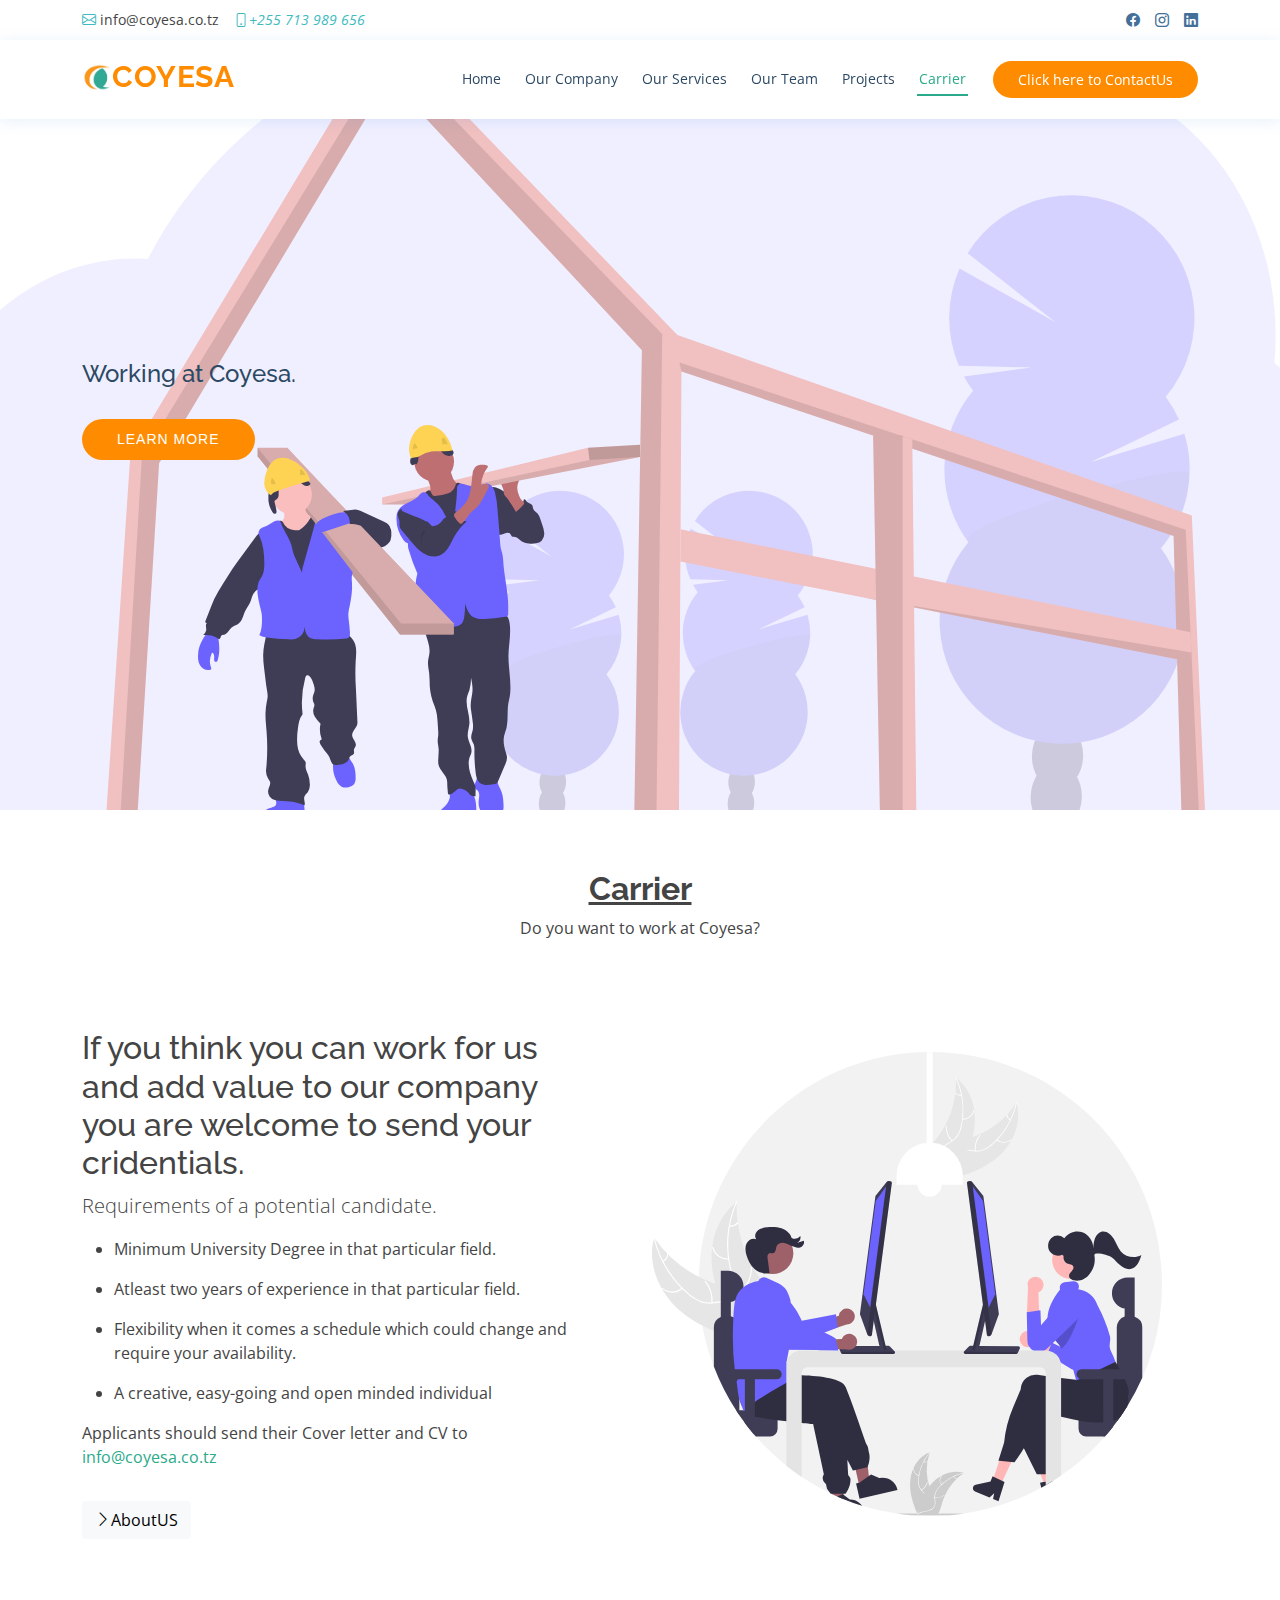
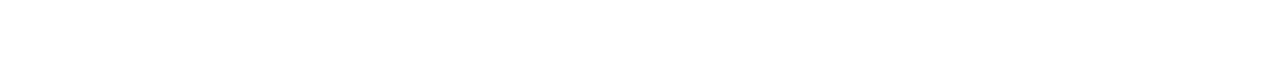
<file: carrier.html>
<!DOCTYPE html>
<html lang="en">

<head>
    <meta charset="UTF-8">
    <meta http-equiv="X-UA-Compatible" content="IE=edge">
    <meta name="viewport" content="width=device-width, initial-scale=1.0">
         <!--Favaicon-->
  <link rel="shortcut icon" type="image/ico" href="img/favicon.ico">  <title>Coyesa-Carrier Page</title>


    <!-- Google Fonts -->
    <link
        href="https://fonts.googleapis.com/css?family=Open+Sans:300,300i,400,400i,600,600i,700,700i|Raleway:300,300i,400,400i,500,500i,600,600i,700,700i|Poppins:300,300i,400,400i,500,500i,600,600i,700,700i"
        rel="stylesheet">

    <!-- Vendor CSS Files -->
    <link href="vendor/animate.css/animate.min.css" rel="stylesheet">
    <link href="vendor/bootstrap/css/bootstrap.min.css" rel="stylesheet">
    <link href="vendor/bootstrap-icons/bootstrap-icons.css" rel="stylesheet">
    <link href="vendor/boxicons/css/boxicons.min.css" rel="stylesheet">
    <link href="vendor/fontawesome-free/css/all.min.css" rel="stylesheet">
    <link href="vendor/glightbox/css/glightbox.min.css" rel="stylesheet">
    <link href="vendor/remixicon/remixicon.css" rel="stylesheet">
    <link href="vendor/swiper/swiper-bundle.min.css" rel="stylesheet">

    <!-- Template Main CSS File -->
    <link href="css/style.css" rel="stylesheet">

</head>

<body>
<!--TOP BAR-->
<div id="topbar" class="d-flex align-items-center fixed-top">

    <div class="container d-flex justify-content-between">

      <div class="contact-info d-flex align-item-center">
        <i class="bi bi-envelope"></i><a href="coyesa:contact@example.com">info@coyesa.co.tz</a>
        <i class="bi bi-phone">+255 713 989 656</i>
      </div>

      <div class="d-none d-lg-flex social-links align-items-center">
        <a href="#" class="facebook"><i class="bi bi-facebook"></i></a>
        <a href="#" class="instagram"><i class="bi bi-instagram"></i></a>
        <a href="#" class="Linkedln"><i class="bi bi-linkedin"></i></a>
      </div>

    </div>

  </div>


  <!--HEADER-->
  <header id="header" class="fixed-top">
    <div class="container d-flex align-items-center">
      <h1 class="logo me-auto"><a href="index.html"> <span class="logo">
            <img src="img/coyesalogo.JPG" class="img-fluid"
              style="width: 30px; margin: -3px 0px 0px 0px;">COYESA</a></span></h1>

      <nav id="navbar" class="navbar order-last order-lg-0">
        <ul>
          <li><a href="/index.html" class="nav-link scrollto ">Home</a></li>
          <li><a href="/index.html#ourcompany" class="nav-link scrollto ">Our Company</a></li>
          <li><a href="/index.html#ourservices" class="nav-link scrollto">Our Services</a></li>
          <li><a href="/index.html#ourteam" class="nav-link scrollto">Our Team</a></li>
          <li><a href="./projects.html" class="nav-link ">Projects</a></li>
          <li><a href="./carrier.html" class="nav-link active ">Carrier</a></li>
        </ul>
        <i class="bi bi-list mobile-nav-toggle"></i>

      </nav>
      <a href="/index.html#contact" class="contactus-btn scrollto"><span class="d-none d-md-inline">
          Click here to
        </span>ContactUs</a>
    </div>
  </header>
  <!--END HEADER-->

    <main>
        <!--SHOW CASE-->

        <section id="home" class="d-flex align-items-center">
            <div class="container">
                <h2>Working at Coyesa. <br>
                    <a href="#carrier" class="btn-get-started scrollto">Learn More</a>
            </div>
        </section>


        <!--END HOME SECTION-->
        <!--INTRODUCTION PART-->
        <section id="carrier" class="carrier">

            <div class="container ">
                <div class="row">
                    <div class="col-md-12">
                        <div class="section-header">
                            <h2 class="text-center  fw-bold text-decoration-underline">Carrier</h2>
                            <p class="text-center">Do you want to work at Coyesa?</p>
                        </div>
                    </div>
                </div>
            </div>


            <section class="p-5">
                <div class="container">
                    <div class="row align-items-center justify-content-between">

                        <div class="col-md">

                            <h2>If you think you can work for us and add value to our company you are welcome to send your cridentials.</h2>
                            <p class="lead">Requirements of a potential candidate. </p>

                            <ul>
                                <li>
                                    <p>Minimum University Degree in that particular field. </p>
                                </li>
                                <li>
                                    <p>Atleast two years of experience in that particular field. </p>
                                </li>
                                <li>
                                    <p>Flexibility when it comes a schedule which could change and require your
                                        availability. </p>
                                </li>

                                <li>
                                    <p>A creative, easy-going and open minded individual </p>
                                </li>
                            </ul>


                            <p>
                                Applicants should send their Cover letter and CV to <a href=""
                                    class="">info@coyesa.co.tz</a></p>
                            <a href="/index.html" class="btn btn-light mt-3">
                                <i class="bi bi-chevron-right"></i>AboutUS
                            </a>

                        </div>
                        <div class="col-md p-5">

                            <img src="/img/working.svg" alt="" class="img-fluid">
                        </div>
                    </div>
                </div>
            </section>



                  

            

    </main>




    <!-- Vendor JS Files -->
    <script src="vendor/bootstrap/js/bootstrap.bundle.min.js"></script>
    <script src="vendor/glightbox/js/glightbox.min.js"></script>
    <script src="vendor/php-email-form/validate.js"></script>
    <script src="vendor/purecounter/purecounter.js"></script>
    <script src="vendor/swiper/swiper-bundle.min.js"></script>

    <!-- Template Main JS File -->
    <script src="js/main.js"></script>

</body>

</html>
</file>
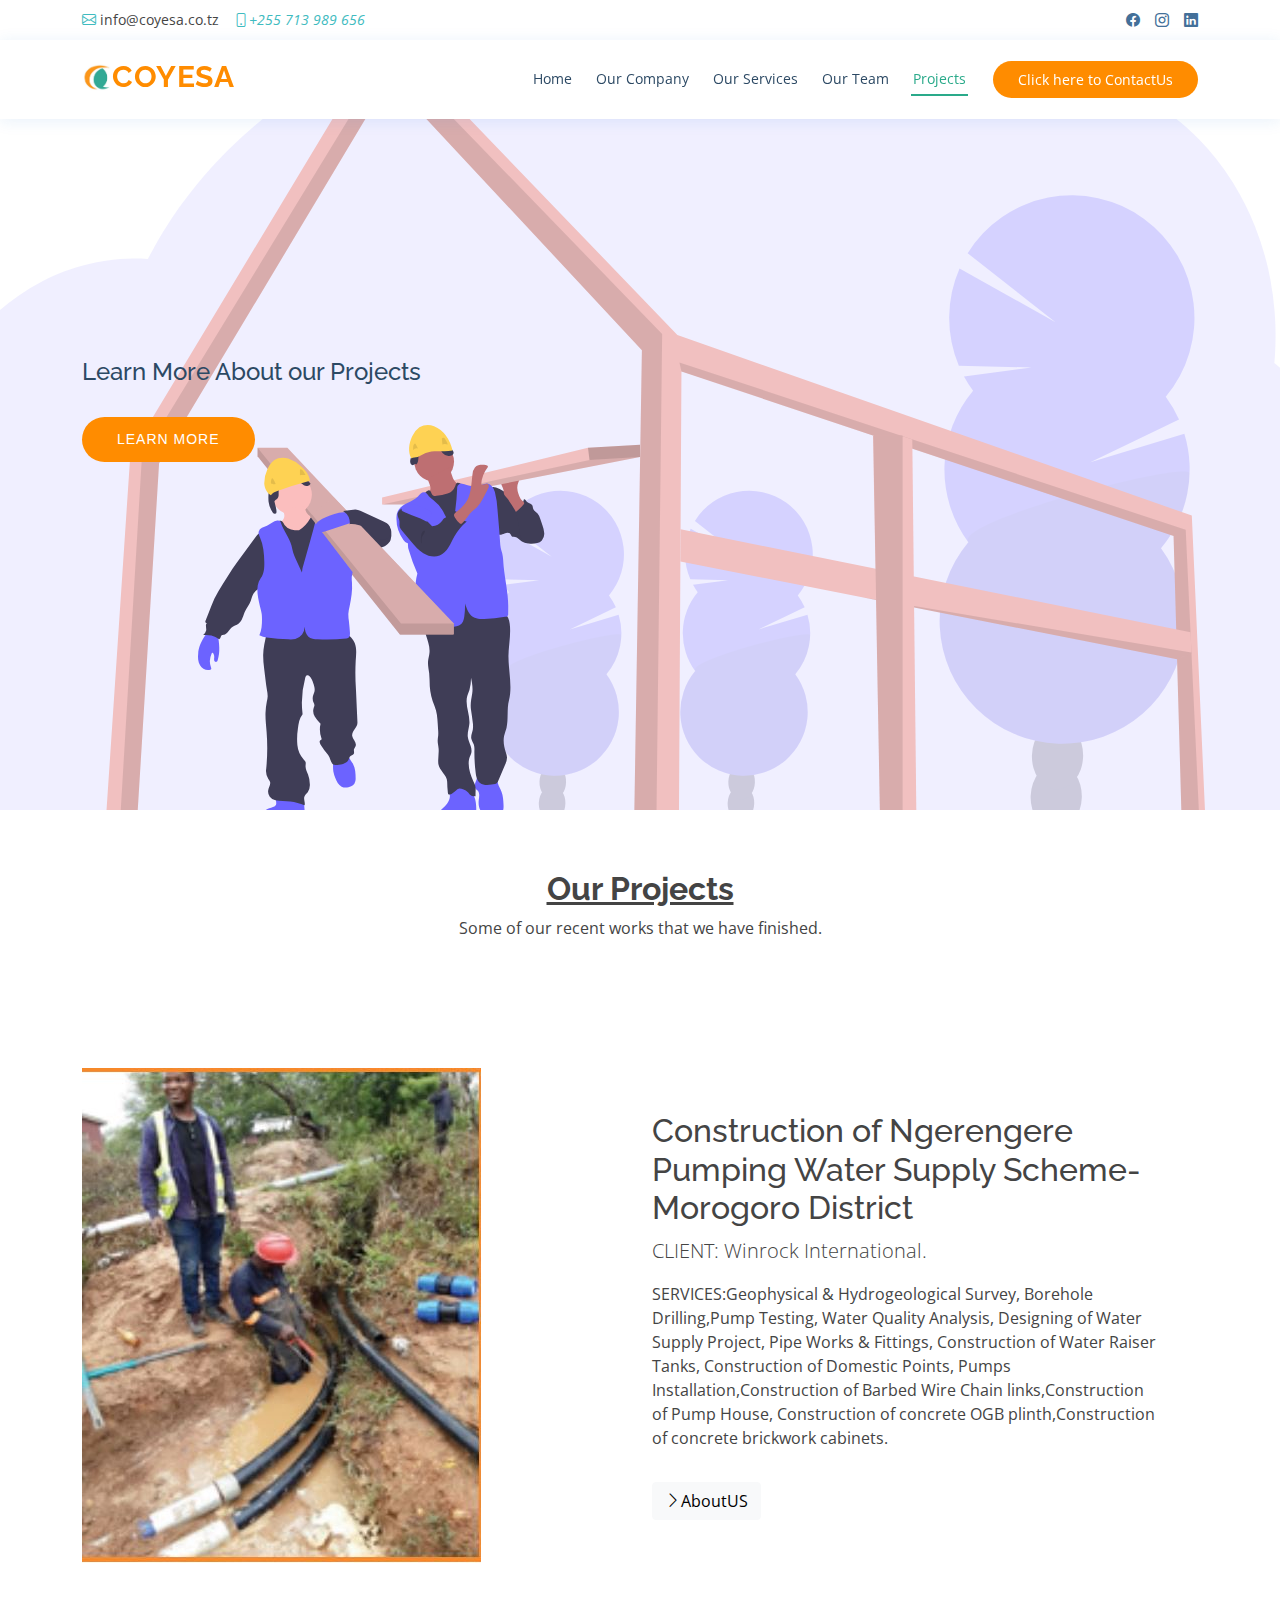
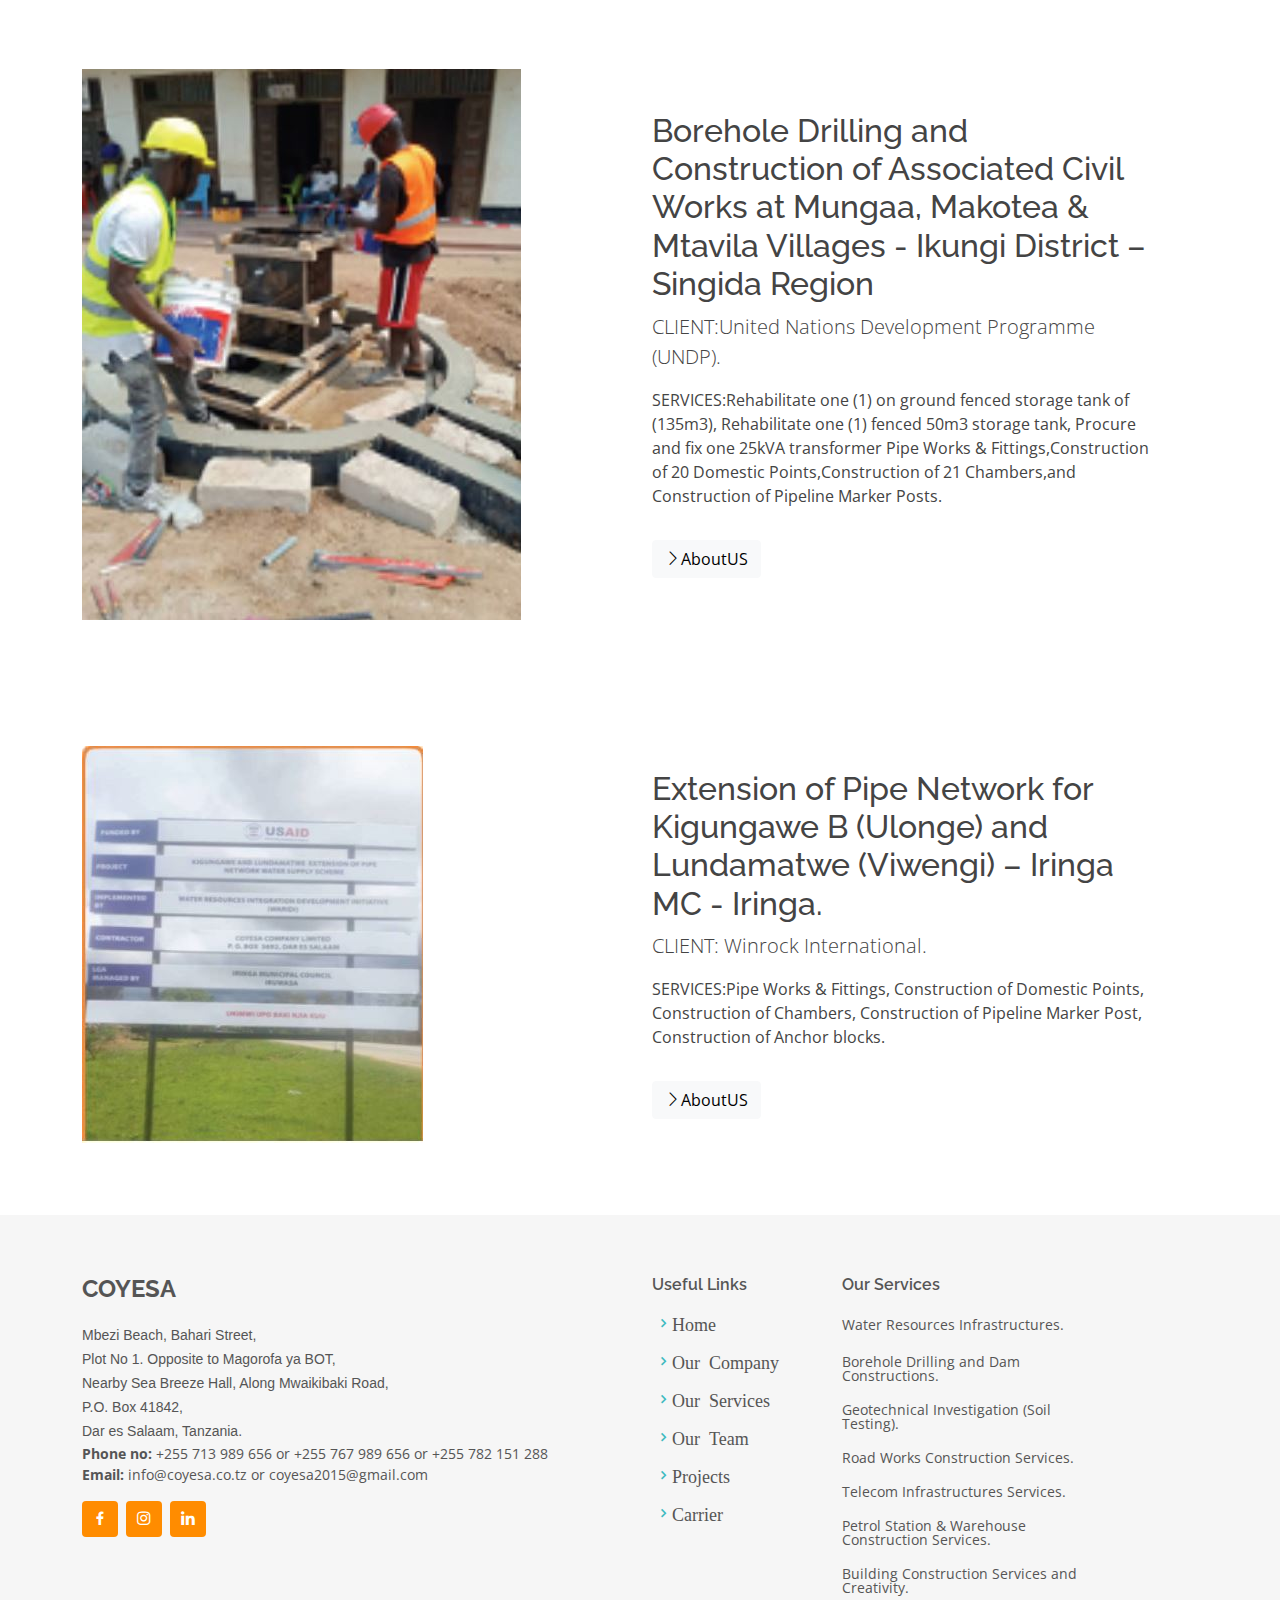
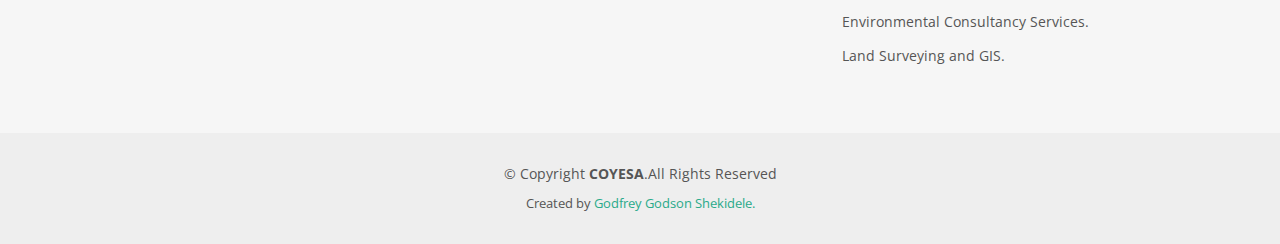
<file: projects.html>
<!DOCTYPE html>
<html lang="en">

<head>
    <meta charset="UTF-8">
    <meta http-equiv="X-UA-Compatible" content="IE=edge">
    <meta name="viewport" content="width=device-width, initial-scale=1.0">
     <!--Favaicon-->
  <link rel="shortcut icon" type="image/ico" href="img/favicon.ico">  <title>Coyesa-Projects Page</title>

  
    <meta content="width=device-width, initial-scale=1.0" name="viewport">

    <title>Coyesa-One Company Many Solution</title>

    <!-- Google Fonts -->
    <link
        href="https://fonts.googleapis.com/css?family=Open+Sans:300,300i,400,400i,600,600i,700,700i|Raleway:300,300i,400,400i,500,500i,600,600i,700,700i|Poppins:300,300i,400,400i,500,500i,600,600i,700,700i"
        rel="stylesheet">

    <!-- Vendor CSS Files -->
    <link href="vendor/animate.css/animate.min.css" rel="stylesheet">
    <link href="vendor/bootstrap/css/bootstrap.min.css" rel="stylesheet">
    <link href="vendor/bootstrap-icons/bootstrap-icons.css" rel="stylesheet">
    <link href="vendor/boxicons/css/boxicons.min.css" rel="stylesheet">
    <link href="vendor/fontawesome-free/css/all.min.css" rel="stylesheet">
    <link href="vendor/glightbox/css/glightbox.min.css" rel="stylesheet">
    <link href="vendor/remixicon/remixicon.css" rel="stylesheet">
    <link href="vendor/swiper/swiper-bundle.min.css" rel="stylesheet">

    <!-- Template Main CSS File -->
    <link href="css/style.css" rel="stylesheet">
</head>

<body>

<!--TOP BAR-->
<div id="topbar" class="d-flex align-items-center fixed-top">

    <div class="container d-flex justify-content-between">

      <div class="contact-info d-flex align-item-center">
        <i class="bi bi-envelope"></i><a href="coyesa:contact@example.com">info@coyesa.co.tz</a>
        <i class="bi bi-phone">+255 713 989 656</i>
      </div>

      <div class="d-none d-lg-flex social-links align-items-center">
        <a href="#" class="facebook"><i class="bi bi-facebook"></i></a>
        <a href="#" class="instagram"><i class="bi bi-instagram"></i></a>
        <a href="#" class="Linkedln"><i class="bi bi-linkedin"></i></a>
      </div>

    </div>

  </div>


  <!--HEADER-->
  <header id="header" class="fixed-top">
    <div class="container d-flex align-items-center">
      <h1 class="logo me-auto"><a href="index.html"> <span class="logo">
            <img src="img/coyesalogo.JPG" class="img-fluid"
              style="width: 30px; margin: -3px 0px 0px 0px;">COYESA</a></span></h1>

      <nav id="navbar" class="navbar order-last order-lg-0">
        <ul>
          <li><a href="./index.html" class="nav-link scrollto ">Home</a></li>
          <li><a href="./index.html#ourcompany" class="nav-link scrollto ">Our Company</a></li>
          <li><a href="./index.html#ourservices" class="nav-link scrollto">Our Services</a></li>
          <li><a href="./index.html#ourteam" class="nav-link scrollto">Our Team</a></li>
          <li><a href="./index.html./projects.html" class="nav-link active">Projects</a></li>
        </ul>
        <i class="bi bi-list mobile-nav-toggle"></i>

      </nav>
      <a href="/index.html#contact" class="contactus-btn scrollto"><span class="d-none d-md-inline">
          Click here to
        </span>ContactUs</a>
    </div>
  </header>
  <!--END HEADER-->


    <main>

         <!--HOME SECTION-->
  <section id="home" class="d-flex align-items-center">
    <div class="container">
      <h2>Learn More About our Projects <br></h2>
      <a href="#projects" class="btn-get-started scrollto">Learn More</a>
    </div>
  </section>

  <!--END HOME SECTION-->
        <!--INTRODUCTION PART-->
        <section id="projects" class="projects">

            <div class="container ">
                <div class="row">
                    <div class="col-md-12">
                        <div class="section-header">
                            <h2 class="text-center  fw-bold text-decoration-underline">Our Projects</h2>
                            <p class="text-center">Some of our recent works that we have finished.</p>
                        </div>
                    </div>
                </div>
            </div>

        </section>
        <!--END INTRODUCTION PART-->

        <!--Projects Section-->
        <section id="learn" class="p-5">
            <div class="container">
                <div class="row align-items-center justify-content-between">

                    <div class="col-md">
                        <img src="/img/project1.JPG" alt="" class="img-fluid">
                    </div>
                    <div class="col-md p-5">
                        <h2>Construction of Ngerengere Pumping Water Supply Scheme-Morogoro District</h2>
                        <p class="lead">CLIENT: Winrock International. </p>


                        <p>SERVICES:Geophysical & Hydrogeological Survey, Borehole Drilling,Pump Testing, Water Quality
                            Analysis, Designing of Water Supply Project, Pipe Works & Fittings, Construction of Water
                            Raiser Tanks, Construction of Domestic Points, Pumps Installation,Construction of Barbed
                            Wire Chain links,Construction of Pump House, Construction of concrete OGB
                            plinth,Construction of concrete brickwork cabinets.
                        </p>
                        <a href="/index.html" class="btn btn-light mt-3">
                            <i class="bi bi-chevron-right"></i>AboutUS
                        </a>
                    </div>
                </div>
            </div>
        </section>

        <section id="learn" class="p-5">
            <div class="container">
                <div class="row align-items-center justify-content-between">

                    <div class="col-md">
                        <img src="/img/project2.JPG" alt="" class="img-fluid">
                    </div>
                    <div class="col-md p-5">
                        <h2>Borehole Drilling and Construction of Associated Civil Works at Mungaa, Makotea & Mtavila
                            Villages - Ikungi District – Singida Region</h2>
                        <p class="lead">CLIENT:United Nations Development Programme (UNDP). </p>


                        <p>SERVICES:Rehabilitate one (1) on ground fenced storage tank of (135m3), Rehabilitate one (1)
                            fenced 50m3 storage tank, Procure and fix one 25kVA transformer Pipe Works &
                            Fittings,Construction of 20 Domestic Points,Construction of 21 Chambers,and Construction of
                            Pipeline Marker Posts.
                        </p>
                        <a href="/index.html" class="btn btn-light mt-3">
                            <i class="bi bi-chevron-right"></i>AboutUS
                        </a>
                    </div>
                </div>
            </div>
        </section>

        <section id="learn" class="p-5">
            <div class="container">
                <div class="row align-items-center justify-content-between">

                    <div class="col-md">
                        <img src="/img/project3.JPG" alt="" class="img-fluid">
                    </div>
                    <div class="col-md p-5">
                        <h2>Extension of Pipe Network for Kigungawe B (Ulonge) and Lundamatwe (Viwengi) – Iringa MC -
                            Iringa.</h2>
                        <p class="lead">CLIENT: Winrock International. </p>
                        <p>SERVICES:Pipe Works & Fittings, Construction of Domestic Points, Construction of Chambers,
                            Construction of Pipeline Marker Post, Construction of Anchor blocks.
                        </p>
                        <a href="/index.html" class="btn btn-light mt-3">
                            <i class="bi bi-chevron-right"></i>AboutUS
                        </a>
                    </div>
                </div>
            </div>
        </section>


     <!--FOOTER SECTION-->
    <footer id="footer">
        <div class="footer-top">
          <div class="container">
            <div class="row">
              <div class="col-lg-3 col-lg-6">
                <div class="footer-info">
                  <h3>COYESA</h3>
                  <p>Mbezi Beach, Bahari Street,</p>
                  <p>Plot No 1. Opposite to Magorofa ya BOT,</p>
                  <p>Nearby Sea Breeze Hall, Along Mwaikibaki Road,</p>
                  <p>P.O. Box 41842,</p>
                  <p> Dar es Salaam, Tanzania.</p>
                  <strong>Phone no: </strong>+255 713 989 656 or +255 767 989 656 or +255 782 151 288
                  <br>
                  <strong>Email: </strong>info@coyesa.co.tz or coyesa2015@gmail.com <br>
                  </P>
  
                  <div class="social-links mt-3">
                    <a href="#"><i class="bx bxl-facebook"></i></a>
                    <a href="#"><i class="bx bxl-instagram"></i></a>
                    <a href="#"><i class="bx bxl-linkedin"></i></a>
                  </div>
                </div>
              </div>
  
              <div class="col-lg-2 col-md-6 footer-links">
                <h4>Useful Links</h4>
                <ul>
                  <li><i class="bx bx-chevron-right"><a href="./index.html">Home</a></i></li>
                  <li><i class="bx bx-chevron-right"><a href="./index.html#ourcompany">Our Company</a></i></li>
                  <li><i class="bx bx-chevron-right"><a href="./index.html#ourservices">Our Services</a></i></li>
                  <li><i class="bx bx-chevron-right"><a href="./index.html#ourteam">Our Team</a></i></li>
                  <li><i class="bx bx-chevron-right"><a href="/projects.html">Projects</a></i></li>

                  <li><i class="bx bx-chevron-right"><a href="/carrier.html">Carrier</a></i></li>
                </ul>
              </div>
  
              <div class="col-lg-3 col-md-6 footer-links">
                <h4>Our Services</h4>
                <ul>
                  <li><a href=""></a>Water Resources Infrastructures.</a> </li>
                  <li><a href="">Borehole Drilling and Dam Constructions.</a> </li>
                  <li><a href="">Geotechnical Investigation (Soil Testing).</a> </li>
                  <li><a href="">Road Works Construction Services.</a> </li>
                  <li><a href="">Telecom Infrastructures Services.</a> </li>
                  <li><a href="">Petrol Station & Warehouse Construction Services.</a> </li>
                  <li><a href="">Building Construction Services and Creativity.</a> </li>
                  <li><a href="">Environmental Consultancy Services.</a> </li>
                  <li><a href="">Land Surveying and GIS.</a> </li>
                </ul>
              </div>
            </div>
          </div>
        </div>
        <div class="container">
          <div class="copyright">
            &copy; Copyright <strong><span>COYESA</span></strong>.All Rights Reserved
          </div>
          <div class="credits">
            Created by <a href="">Godfrey Godson Shekidele.</a>
          </div>
        </div>
      </footer>
  
      <!--PRELOADER-->
      <div class="preloader">
        <a href="#" class="back-to-top d-flex align-items-center justify-content-center">
          <i class="bi bi-arrow-up-short"></i>
        </a>
      </div>


    </main>







    <!-- Vendor JS Files -->
    <script src="vendor/bootstrap/js/bootstrap.bundle.min.js"></script>
    <script src="vendor/glightbox/js/glightbox.min.js"></script>
    <script src="vendor/php-email-form/validate.js"></script>
    <script src="vendor/purecounter/purecounter.js"></script>
    <script src="vendor/swiper/swiper-bundle.min.js"></script>

    <!-- Template Main JS File -->
    <script src="js/main.js"></script>

</body>

</html>
</file>
<file: css/style.css>
/*----GLOBAL STYLE-----*/

body{
    font-family: "Open Sans", "san-serif";
    color: #444444;
}

a{
    color: #2AAA8A;
    text-decoration: none;
}

a:hover{
    color: #2AAA8A;
    text-decoration: none;
}

h1,h2,h3,h4,h5,h6{
    font-family: "Raleway", sans-serif;
}



/*----TOP BAR----*/
#topbar{
    background: #fff;
    height: 40px;
    font-size: 14px;
    transition:all 0.5s;
    z-index: 996;
}
#topbar .topbar-scrolled{
    top: -40px;
}

#topbar .contact-info a{
    line-height: 1;
    color: #444444;
    transition: 0.3s;
}

#topbar .contact-info a:hover{
    color: #3fbbc0;
}

#topbar .contact-info i{
    color: #3fbbc0;
    padding-right: 4px;
    margin-left: 15px;
    line-height: 0;

}

#topbar .contact-info i:first-child{
    margin-left: 0;
}

#topbar .social-links a{
    color: #437099;
    padding-left: 15px;
    display: inline-block;
    line-height: 1px;
    transition: 0.3s;
}

#topbar .social-links a:hover{
    color: #1977cc;
}

#topbar .social-links a:first-child{
    border-left: 0;
}

/******HEADER*****/
#header{
    background: #fff;
    transition: all 0.5s;
    z-index: 997;
    padding: 15px 0;
    top: 40px;
    box-shadow: 0px 2px 15px rgba(25, 119, 204, 0.1);

}

#header.header-scrolled{
    top: 0;
}

#header .logo{
    font-size: 30px;
    margin: 0;
    padding: 0;
    line-height: 1px;
    font-weight: 700;
    letter-spacing: 0.5px;
    font-family: "Poppin" sans-serif;
}

#header .logo a{
    color: #FF8C00;

}

#header .logo a img{
    max-height: 40px;
}


/*****NAVBAR*****/
.navbar{
    padding: 0;
}

.navbar ul{
    margin: 0;
    padding: 0;
    display: flex;
    list-style: none;
    align-items: center;
}

.navbar li{
    position: relative;
}

.navbar > ul > li{
    position: relative;
    white-space: nowrap;
    padding: 8px 0 8px 20px;
}

.navbar a, .navbar a:focus{
    display: flex;
    align-items: center;
    justify-content: space-between;
    font-size: 14px;
    color: #2c4964;
    white-space: nowrap;
    transition: 0.3s;
    border-bottom: 2px solid #fff;
    padding: 5px 2px;
}

.navbar a i, .navbar a:focus i{
    font-size: 12px;
    line-height: 0;
    margin-left: 5px;
}

.navbar a:hover, .navbar .active, .navbar .active:focus, .navbar li:hover > a{
    color: #2AAA8A;
    border-color: #2AAA8A;
}


/***CONTACTUS BUTTON***/

.contactus-btn{
    margin-left: 25px;
    background: #FF8C00;
    color: #fff;
    border-radius: 50px;
    padding: 8px 25px;
    white-space: nowrap;
    transition: 0.3s;
    font-size: 14px;
    display: inline-block;
}

.contactus-btn:hover{
    background: #2AAA8A;
    color: #fff;
}

@media (max-width: 768px){
    .contactus-btn{
        margin: 0 15px 0 0;
        padding: 6px 18px;
    }
}

/******MOBILE NAVIGATION*****/

.mobile-nav-toggle{
    color: #FF8C00;
    font-size: 28px;
    cursor: pointer;
    display: none;
    line-height: 0;
    transition: 0.5s;
}

.mobile-nav-toggle .bi-x{
    color: #fff;
}

@media (max-width: 991px){
    .mobile-nav-toggle{
        display: block;
    }
    .navbar ul{
        display: none;
    }
}

.navbar-mobile{
    position: fixed;
    overflow: hidden;
    top: 0;
    left: 0;
    bottom: 0;
    right: 0;
    background: rgba(95, 86, 45, 0.9);
    transition: 0.3s;
    z-index: 999;
}

.navbar-mobile .mobile-nav-toggle{
    position: absolute;
    top: 15px;
    right: 15px;
}

.navbar-mobile ul{
    display: block;
    position: absolute;
    top: 55px;
    right: 15px;
    bottom: 15px;
    left: 15px;
    padding: 10px 0;
    background: #fff;
    overflow-y: auto;
    transition: 0.3s;
}

.navbar-mobile >ul >li{
    padding: 0;
}

.navbar-mobile a{
    padding: 10px 20px;
    font-size: 15px;
    color: #2c4964;
    border: none;
}

.navbar-mobile a:hover, .navbar-mobile .active, .navbar-mobile li:hover > a{
    color: #2AAA8A;
}

.navbar-mobile .getstarted{
    margin: 15px;
}

/*******GLOBAL SECTION******/
section{
    padding: 60px 0;
    overflow: hidden;
}
.section-bg{

    background-color: #f1f7fd;


}
.section-title{
    text-align: center;
    padding-bottom: 30px;

}

.section-title h2{
    font-size: 32px;
    font-weight: bold;
    margin-bottom: 20px;
    padding-bottom: 20px;
    position: relative;
    color: #2c4964;

}

.section-title h2::before{
    content: "";
    position: absolute;
    display: block;
    width: 120px;
    height: 1px;
    background: #ddd;
    bottom: 1px;
    left: calc(50%-60px);


}

.section-title h2::after{

    content: "";
    position: absolute;
    display: block;
    width: 40px;
    height: 3px;
    background: #2AAA8A;
    bottom: 0;
    left: calc(50% - 20px);

}

.section-title p{
    margin-bottom: 0;
}

/******HOME SECTION******/
#home{
    width: 100%;
    height: 90vh;
    background: url("../img/construction.svg") top center;
    background-size: cover;
    background-position: center;
}


#home .container{
    position: relative;
}

#home h1{
    margin: 0;
    font-size: 48px;
    font-weight: 700;
    line-height: 56px;
    text-transform: uppercase;
    color: #2c4964;
}

#home h2{
    color: #2c4964;
    margin: 10px 0 0 0;
    font-size: 24px;

}

#home .btn-get-started{
    font-family: sans-serif, "Raleway";
    text-transform: uppercase;
    font-weight: 500;
    font-size: 14px;
    letter-spacing: 1px;
    display: inline-block;
    padding: 12px 35px;
    margin-top: 30px;
    border-radius: 50px;
    transition: 0.5s;
    color: #fff;
    background: #FF8C00;
}

#home .btn-get-started:hover{
    background: #2AAA8A;
}

@media(min-width: 1024px){
    #home{
        background-attachment: fixed;
    }
    
}

@media(max-width: 992px){
    #home{
        margin-bottom: 0;
        height: 100vh;

    }
    #home .container{
        padding-bottom: 63px;

    }

    #home h1{
        font-size: 28px;
        line-height: 36px;
    }

    #home h2{

        font-size: 18px;
        line-height: 24px;
        margin-bottom: 30px;

    }
    
}

@media(max-width: 600px){

    #home{
        height: 110vh;

    }

}


/*****FEATURED VALUES OF THE COMPANY*****/

.features-services .icon-box{
    padding: 30px;
    position: relative;
    overflow: hidden;
    background: #fff;
    box-shadow: 0 0 29px 0 rgba(68, 88, 144, 0.12);
    transition: all 0.3s ease-in-out;
    border-radius: 8px;
    z-index: 1;
}

.features-services .icon-box::before{
    content: "";
    position: absolute;
    background: #d9f1f2;
    right: 0;
    left: 0;
    bottom: 0;
    top: 100%;
    transition: all 0.3s;
    z-index: -1;
}

.features-services .icon-box:hover::before{
    background: #2AAA8A;
    top: 0;
    border-radius: 0px;
}

.features-services .icon{
    margin-bottom: 15px;

}

.features-services .icon i{
    font-size: 48px;
    line-height: 1;
    color: #FF8C00;
    transition: all 0.3s ease-in-out;
}

.features-services .title{
    font-weight: 700;
    margin-bottom: 15px;
    font-size: 18px;
}


.features-services .title a{
    color: #111;

}

.features-services .description{
    font-size: 15px;
    line-height: 28px;
    margin-bottom: 0;

}

.features-services .icon-box:hover .title a, .features-services .icon-box:hover .description{

    color: #fff;

}

.features-services .icon-box:hover .icon i{

    color: #fff;

}

/******ABOUT OUR COMPANY******/
.ourcompany .icon-boxes h4{
    font-size: 18px;
    color: #4b7dab;
    margin-bottom: 15px;
}

.ourcompany .icon-boxes h3{
    font-size: 28px;
    font-weight: 700;
    color: #2c4964;
    margin-bottom: 15x;
}

.ourcompany .icon-box{
    margin-top: 40px;
}

.ourcompany .icon-box .icon{
    float: left;
    display: flex;
    align-items: center;
    justify-content: center;
    width: 64px;
    height: 64px;
    border: 2px solid #ffc400fa;
    border-radius: 50px;
    transition: 0.5s;
}

.ourcompany .icon-box .icon i{
    color: #ffc400fa;
    font-size: 32px;
}

.ourcompany .icon-box:hover .icon{
    background: #FF8C00;
    background-color: #FF8C00;
}

.ourcompany .icon-box:hover .icon i{
    color: #fff;
}

.ourcompany .icon-box .title{
    margin-left: 85px;
    font-weight: 700;
    margin-bottom: 10px;
    font-size: 18px;
}
.ourcompany .icon-box .title a{
    color: #343a40;
    transition: 0.3s;

}

.ourcompany .icon-box .title a:hover{
    color: #1977cc;
}

.ourcompany .icon-box .description{
    margin-left: 85px;
    line-height: 24px;
    font-size: 14px;
}

.ourcompany .video-box{
    background: url("../img/banner3.JPG") center center no-repeat;
    background-size: cover;
    min-height: 500px;
}


/****COUNTS******/

.counts{
    padding-bottom: 30px;
}

.counts .count-box{
    box-shadow: -10px -5px 40px 0 rgba(0, 0, 0, 0.1);
    padding: 30px;
    width: 100%;
}

.counts .count-box i{
    display: block;
    font-size: 30px;
    color: #FF8C00;
    float: left;
}

.counts .count-box span{
    font-size: 42px;
    line-height: 24px;
    display: block;
    font-weight: 700;
    color: #555555;
    margin-left: 50px;
}

.counts .count-box p{
    padding: 30px 0 0;
    margin: 0;
    font-family: "Roboto", sans-serif;
    font-size: 14px;
}

.counts .count-box a{
    font-weight: 600;
    display: block;
    margin-top: 20px;
    color: #7b7b7b;
    font-size: 15px;
    font-family: "Poppins", sans-serif;
    transition: ease-in-out 0.3s;
}

.counts .count-box a:hover{
    color: #3fbbc0;
}

/******OUR SERVICES********/

.ourservices .icon-box{
    text-align: center;
    border: 1px solid #d5e1ed;
    padding: 80px 20px;
    transition: all ease-in-out 0.3s;
}

.ourservices .icon-box .icon{ 

    margin: 0 auto;
    width: 64px;
    height: 64px;
    background: #FF8C00;
    border-radius: 5px;
    transition: all 0.3s ease-out 0s;  
    display: flex; 
    align-items: center; 
    justify-content: center;
    margin-bottom: 20px;
    transform-style: preserve-3d;
}


.ourservices .icon-box .icon i{
    color: #fff;
    font-size: 28px;
}

.ourservices .icon-box .icon::before{
    position: absolute;
    content: "";
    left: -8px;
    top: -8px;
    height: 100%;
    width: 100%;
    background: #ffd000;
    border-radius: 5px;
    transition: all 0.3s ease-out 0s;
    transform: translateZ(-1px);
}

.ourservices .icon-box h4{
    font-weight: 700;
    margin-bottom: 15px;
    font-size: 24px;
}

.ourservices .icon-box h4 a{
    color: #2c4964;
}

.ourservices .icon-box p{
    line-height: 24px;
    font-size: 14px;
    margin-bottom: 0;
}

.ourservices .icon-box:hover{
    background: #2AAA8A;
    background-color: #2AAA8A;
}

.ourservices .icon-box:hover .icon{
    background: #fff;
}

.ourservices .icon-box:hover .icon i{
    color: #FF8C00;
}

.ourservices .icon-box:hover .icon::before{
    background: #ffc400f5;
}

.ourservices .icon-box:hover h4 a, .ourservices .icon-box:hover p{
    color: #fff;
}


/********SLIDER***********/
#slidercustom{
    font-family: 'poppins', sans-serif;
  
    padding: 3rem 2rem;
   
    
    
}



#slidercustom h2{
    text-align: center;
    padding: 3rem;
    font-size: 3.5rem;
    margin-bottom: 3rem;
}

.slick-slider{
    margin: 0px 10px;
   

}

.slick-slider img{
    width: 100%;
}


/**********OUR TEAM*********/
.ourteam {
    background: #fff;
}

.ourteam .member{
    position: relative;
    box-shadow: 0px 2px 15px rgba(44, 73, 100, 0.2);
    padding: 30px;
    border-radius: 10px;
}
/*
.ourteam .member .pic{
    overflow: hidden;
    width: 180px;
    border-radius: 50%;
}*/

.ourteam .member .pic img{
    transition: 0.3s ease-in-out;
    font-size: large;
}

.ourteam .member:hover img{
    transform: scale(2.1);

}

.ourteam .member .member-info{
    padding-left: 30px;
}

.ourteam .member h4{
    font-weight: 700;
    margin-bottom: 5px;
    font-size: 20px;
    color: #2c4964;
}



.ourteam .member span{
    display: block;
    font-size: 15px;
    padding-bottom: 10px;
    position: relative;
    font-weight: 500;
}

.ourteam .member span::after{
    content: '';
    position: absolute;
    display: block;
    width: 50px;
    height: 1px;
    background: #b2c8dd;
    bottom: 0;
    left: 0;
}

.ourteam .member p{
    margin: 10px 0 0 0;
    font-size: 14px;
}

.ourteam .member .social{
    margin-top: 12px;
    display: flex;
    align-items: center;
    justify-content: flex-start;
}

.ourteam .member .social a{
    transition: ease-in-out 0.3s;
    display: flex;
    align-items: center;
    justify-content: center;
    border-radius: 50px;
    width: 32px;
    height: 32px;
    background: #a0bcd5;
}

.ourteam .member .social a:hover{
    background: #3fbbc0;
}

.ourteam .member .social a i{
    color: #fff;
    font-size: 16px;
    margin: 0 2px;
}

.ourteam .member .social a + a{
    margin-left: 8px;
}

/********CONTACTS**********/
.contact .info{
    width: 100%;
    background: #fff;
}
.contact .info i{
    font-size: 20px;
    color: #1977cc;
    float: left;
    height: 44px;
    width: 44px;
    background: #d9f1f2;
    display: flex;
    justify-content: center;
    align-items: center;
    border-radius: 50px;
    transition: all 0.3s ease-in-out;
}

.contact .info h4{
    padding: 0 0 0 60px;
    font-size: 22px;
    font-weight: 600;
    margin-bottom: 5px;
    color: #2c4964;
}

.contact .info p{
    padding: 0 0 0 60px;
    margin-bottom: 0;
    font-size: 14px;
    color: #4b7dab;
}

.contact .info .email, .contact .info .phone{
    margin-top: 40px;
}

.contact .info .email:hover i, .contact .info .address:hover i, .contact .info .phone:hover i{
    background: #2AAA8A;
    color: #fff;
}

.contact .php-email-form{
    width: 100%;
    background: #fff;
}

.contact .php-email-form input, .contact .php-email-form textarea{
    border-radius: 0;
    box-shadow: none;
    font-size: 14px;

}

.contact .php-email-form input{
    height: 44px;
}

.contact .php-email-form textarea{
    padding: 10px 12px;
}

.contact .php-email-form button[type="submit"]{
    background: #FF8C00;
    border: 0;
    padding: 10px 35px;
    color: #fff;
    transition: 0.4s;
    border-radius: 50px;
}

.contact .php-email-form button[type="submit"]:hover{
    background: #2AAA8A;
}


/***********FOOTER SECTION**********/
#footer{
    background: #eeeeee;
    padding: 0 0 30px 0;
    color: #555555;
    font-size: 14px;
}

#footer .footer-top{
    background: #f6f6f6;
    padding: 60px 0 30px 0;
}
#footer .footer-top .footer-info{
    margin-bottom: 30px;
}

#footer .footer-top .footer-info h3{
    font-size: 24px;
    margin: 0 0 20px 0;
    padding: 2px 0 2px 0;
    line-height: 1;
    font-weight: 700;
}

#footer .footer-top .footer-info p{
    font-size: 14px;
    line-height: 24px;
    margin-bottom: 0;
    font-family: "roboto", sans-serif;
}
#footer .footer-top .social-links a{
    font-size: 18px;
    display: inline-block;
    background: #FF8C00;
    color: #fff;
    line-height: 1;
    padding: 8px 0;
    margin-right: 4px;
    border-radius: 4px;
    text-align: center;
    width: 36px;
    height: 36px;
    transition: 0.3s;
}

#footer .footer-top .social-links a:hover{
    background: #65c9cd;
    text-decoration: none;
}

#footer .footer-top h4{
    font-size: 16px;
    font-weight: 600;
    position: relative;
    padding-bottom: 12px;
}

#footer .footer-top .footer-links {
    margin-bottom: 30px;
}
#footer .footer-top .footer-links ul{

    list-style: none;
    padding: 0;
    margin: 0;

}

#footer .footer-top .footer-links ul i{
    padding-left: 2px;
    color: #3fbbc0;
    font-size: 18px;
    line-height: 1;
}
#footer .footer-top .footer-links ul li{
    padding: 10px 0;
    display: flex;
    align-items: center;
}
#footer .footer-top .footer-links ul li:first-child{
    padding-top: 0;
}

#footer .footer-top .footer-links ul a{
    color: #555555;
    transition: 0.3s;
    display: inline-block;
    line-height: 1;
}

#footer .copyright{
    text-align: center;
    padding-top: 30px;
}

#footer .credits{
    padding-top: 10px;
    text-align: center;
    font-size: 13px;
}


/****PRE LOADER****/
.back-to-top{
    position: fixed;
    visibility: hidden;
    opacity: 0;
    right: 15px;
    bottom: 15px;
    z-index: 996;
    background: #FF8C00;
    width: 40px;
    height: 40px;
    border-radius: 4px;
    transition: all 0.4s;
}

.back-to-top i{
    font-size: 28px;
    color: #fff;
    line-height: 0;
}

.back-to-top:hover{
    background: #FF8C00;
    color: #fff;
}

.back-to-top.active{
    visibility: visible;
    opacity: 1;
}
</file>
